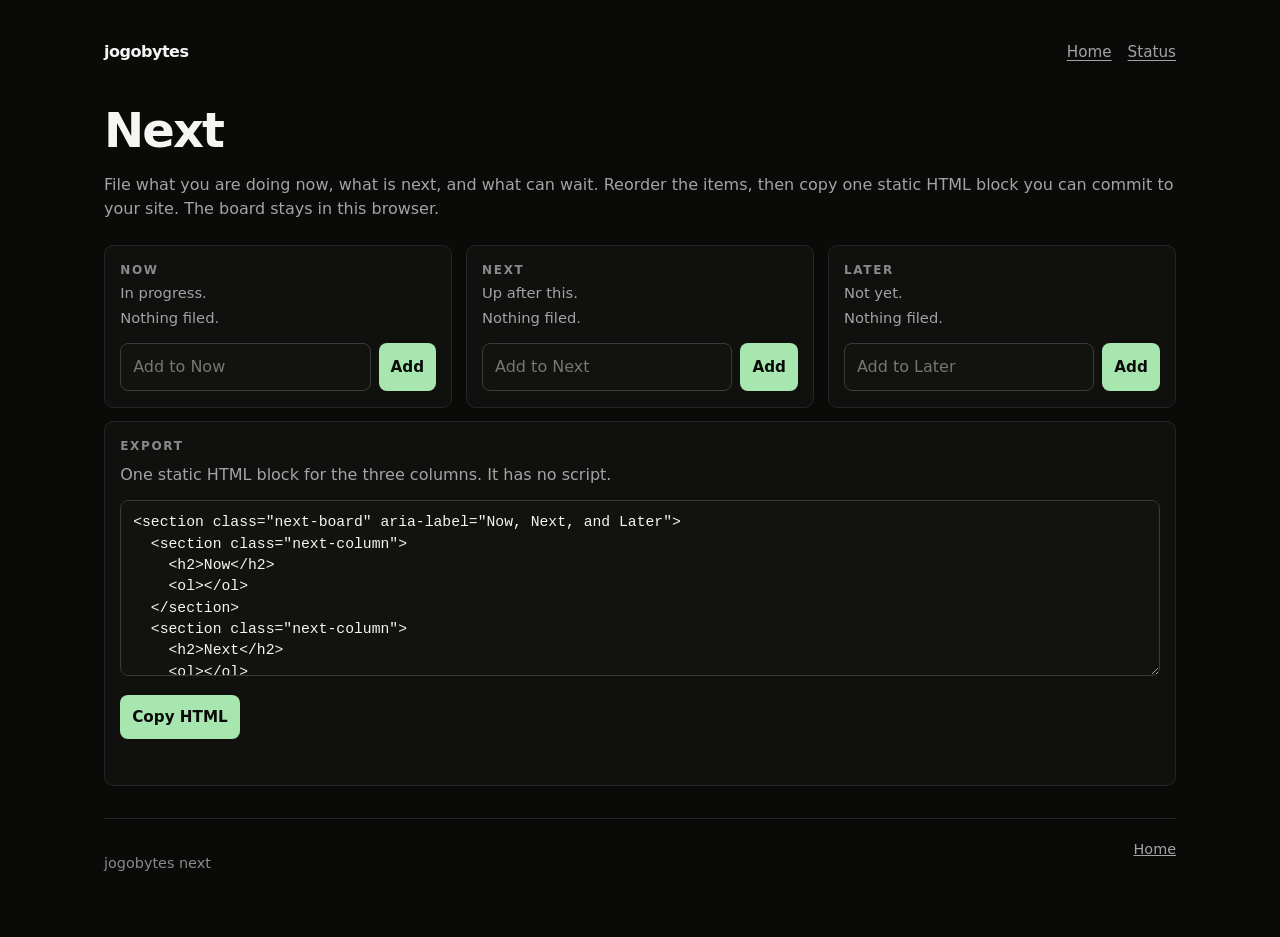
<file: next/index.html>
<!DOCTYPE html>
<html lang="en">
<head>
<meta charset="UTF-8">
<!-- pages deploy -->
<meta name="viewport" content="width=device-width, initial-scale=1.0">
<title>Next — Now, Next, Later</title>
<meta name="description" content="File work under Now, Next, and Later, reorder it, and copy one static HTML block for your site. Stored in this browser.">
<meta name="theme-color" content="#0a0b09">
<link rel="canonical" href="https://jogobytes.com/next">
<link rel="stylesheet" href="/next/next.css">
</head>
<body>
<a class="skip" href="#board">Skip to board</a>
<main class="wrap">
  <header class="top">
    <a class="brand" href="/">jogobytes</a>
    <nav aria-label="Site">
      <a href="/">Home</a>
      <a href="/status">Status</a>
    </nav>
  </header>
  <h1>Next</h1>
  <p class="lede">File what you are doing now, what is next, and what can wait. Reorder the items, then copy one static HTML block you can commit to your site. The board stays in this browser.</p>
  <noscript><p class="lede">Turn on JavaScript to file and reorder items. The board stays in this browser.</p></noscript>
  <div id="board" class="columns">
    <section class="column" data-column="now" aria-labelledby="now-title">
      <h2 id="now-title">Now</h2>
      <p class="col-help">In progress.</p>
      <div class="items" data-items></div>
      <form>
        <label>
          <span class="visually-hidden">Add to Now</span>
          <input name="text" type="text" maxlength="280" placeholder="Add to Now" autocomplete="off" enterkeyhint="done" required>
        </label>
        <button type="submit" class="primary">Add</button>
      </form>
    </section>
    <section class="column" data-column="next" aria-labelledby="next-title">
      <h2 id="next-title">Next</h2>
      <p class="col-help">Up after this.</p>
      <div class="items" data-items></div>
      <form>
        <label>
          <span class="visually-hidden">Add to Next</span>
          <input name="text" type="text" maxlength="280" placeholder="Add to Next" autocomplete="off" enterkeyhint="done" required>
        </label>
        <button type="submit" class="primary">Add</button>
      </form>
    </section>
    <section class="column" data-column="later" aria-labelledby="later-title">
      <h2 id="later-title">Later</h2>
      <p class="col-help">Not yet.</p>
      <div class="items" data-items></div>
      <form>
        <label>
          <span class="visually-hidden">Add to Later</span>
          <input name="text" type="text" maxlength="280" placeholder="Add to Later" autocomplete="off" enterkeyhint="done" required>
        </label>
        <button type="submit" class="primary">Add</button>
      </form>
    </section>
  </div>
  <section class="export" aria-labelledby="export-title">
    <h2 id="export-title">Export</h2>
    <p class="help">One static HTML block for the three columns. It has no script.</p>
    <textarea id="export-html" readonly spellcheck="false" aria-label="Static HTML block"></textarea>
    <div class="row-actions">
      <button type="button" class="primary" id="copy-html">Copy HTML</button>
    </div>
    <p id="copy-status" class="result" role="status"></p>
  </section>
  <footer class="site-footer">
    <p>jogobytes next</p>
    <a href="/">Home</a>
  </footer>
</main>
<script type="module" src="/next/app.mjs"></script>
</body>
</html>
</file>
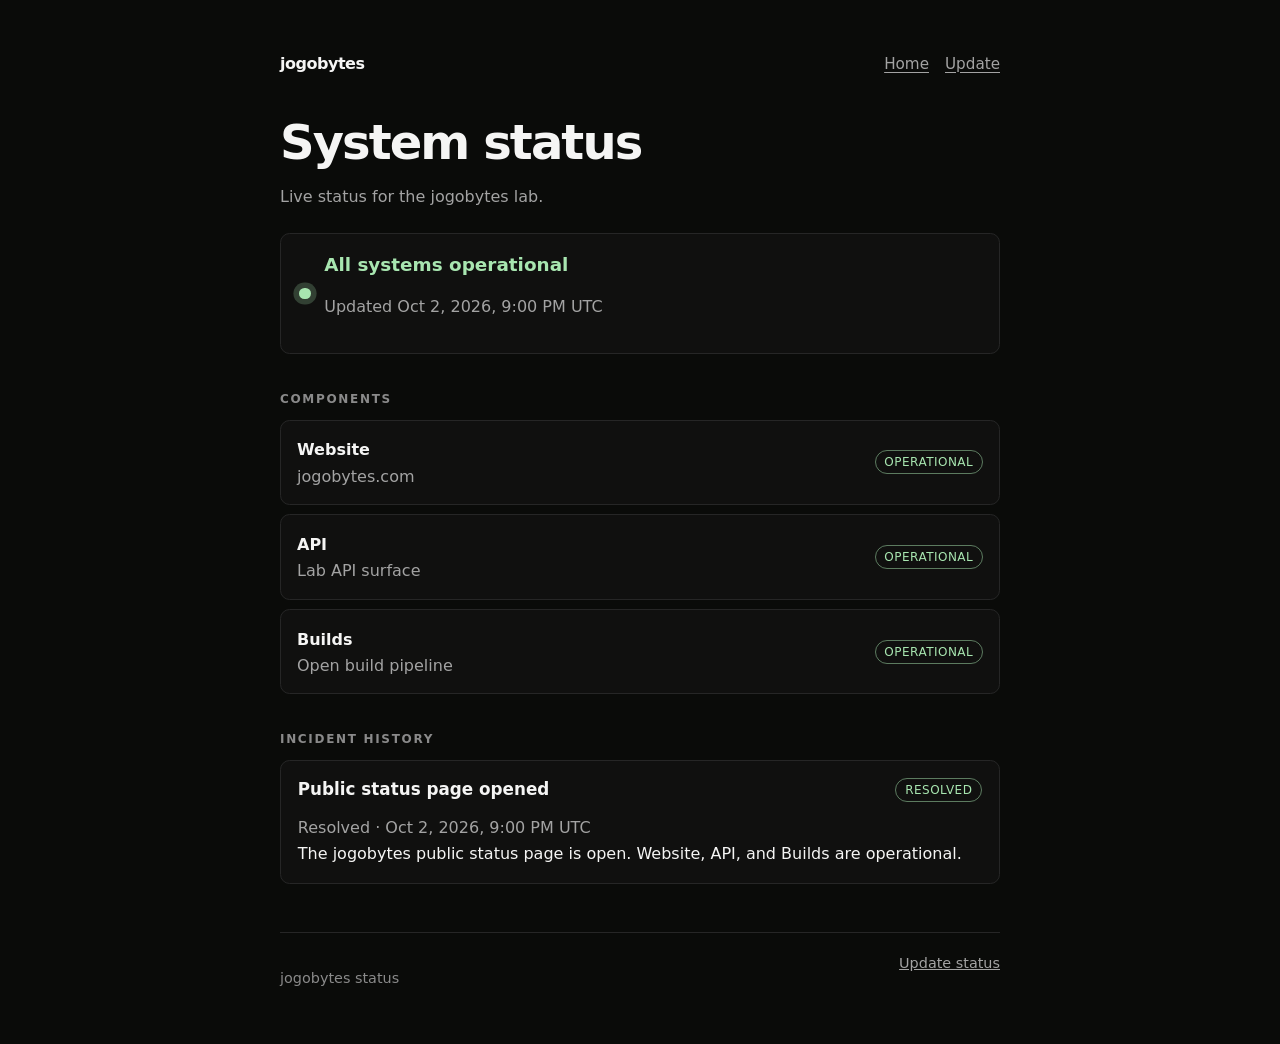
<file: status/index.html>
<!DOCTYPE html>
<html lang="en">
<head>
<meta charset="UTF-8">
<meta name="viewport" content="width=device-width, initial-scale=1.0">
<title>jogobytes status</title>
<meta name="description" content="Public status for jogobytes: Website, API, and Builds.">
<meta name="theme-color" content="#0a0b09">
<link rel="canonical" href="https://jogobytes.com/status">
<link rel="stylesheet" href="/status/status.css">
</head>
<body>
<a class="skip" href="#status-root">Skip to status</a>
<main class="wrap">
  <header class="top">
    <a class="brand" href="/">jogobytes</a>
    <nav aria-label="Status">
      <a href="/">Home</a>
      <a href="/status/admin">Update</a>
    </nav>
  </header>
  <h1>System status</h1>
  <p class="lede">Live status for the jogobytes lab.</p>
  <div id="status-root">
    <p class="lede">Loading status…</p>
  </div>
  <footer class="site-footer">
    <p>jogobytes status</p>
    <a href="/status/admin">Update status</a>
  </footer>
</main>
<script type="module" src="/status/public.mjs"></script>
</body>
</html>
</file>
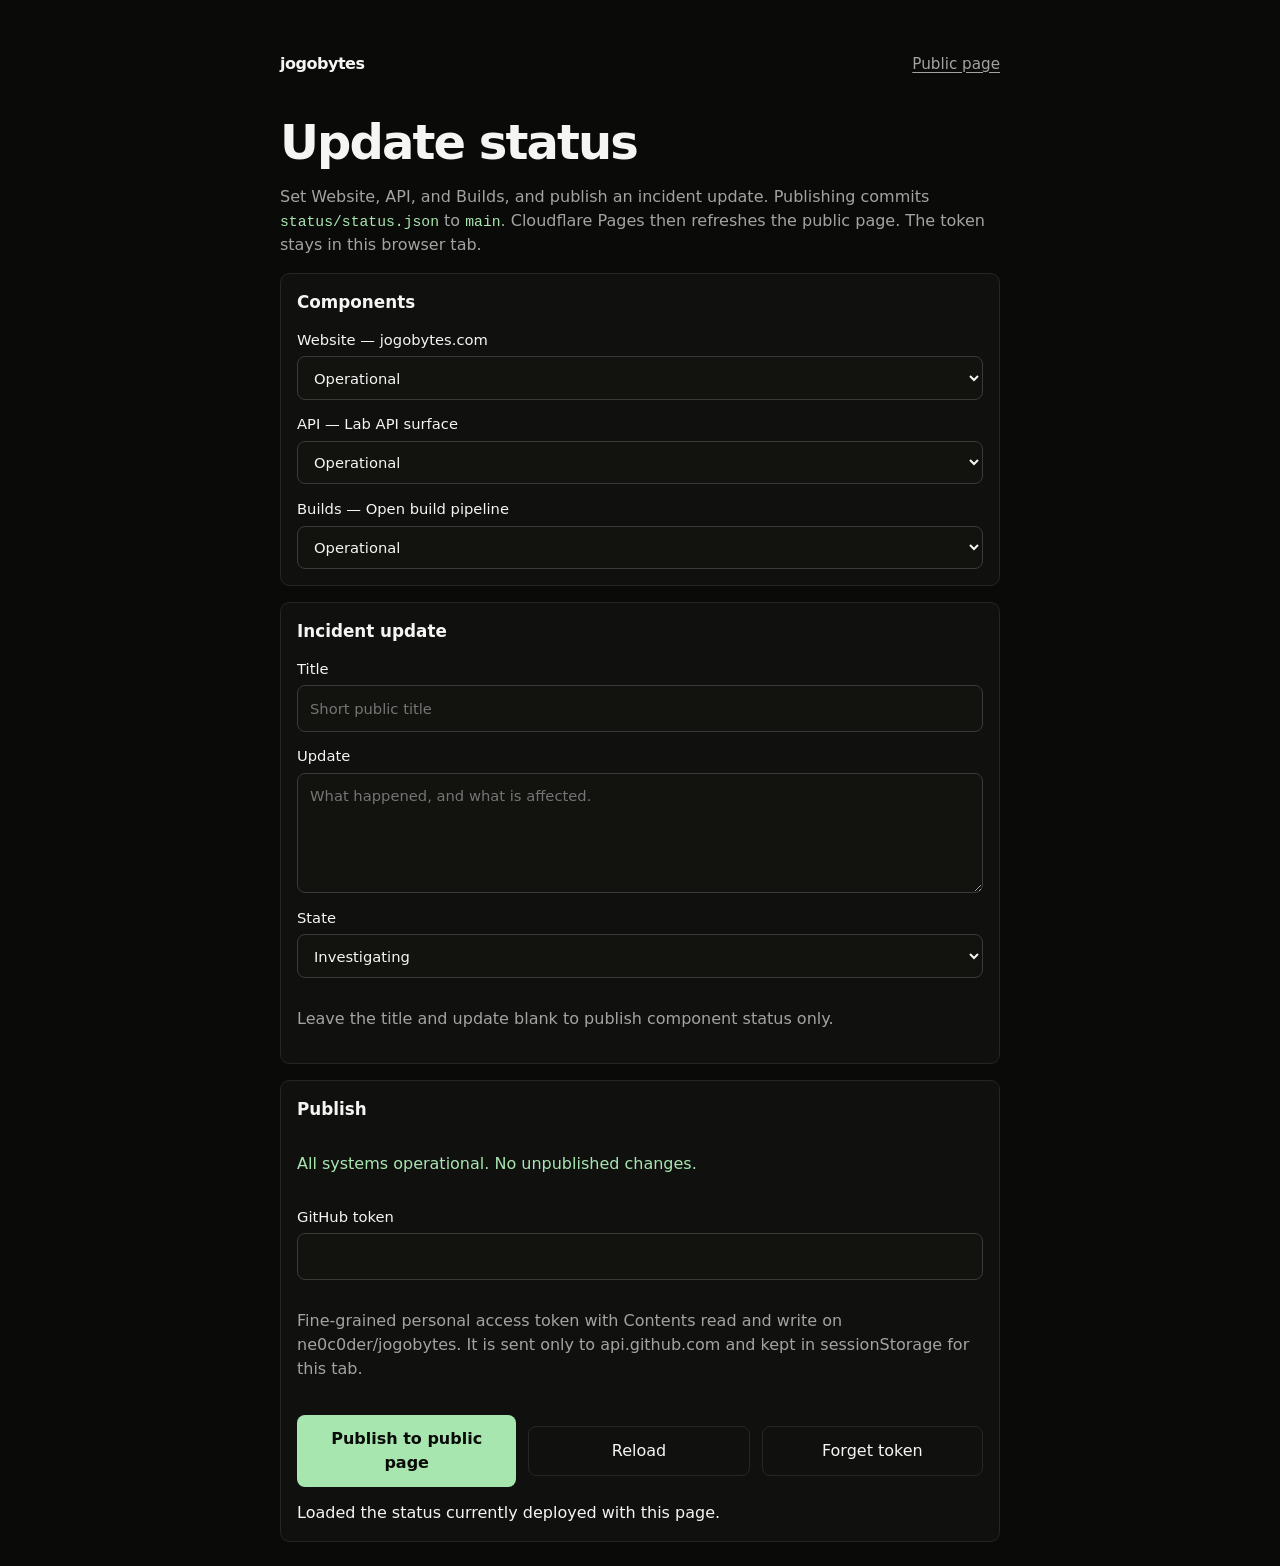
<file: status/admin/index.html>
<!DOCTYPE html>
<html lang="en">
<head>
<meta charset="UTF-8">
<meta name="viewport" content="width=device-width, initial-scale=1.0">
<meta name="robots" content="noindex">
<title>Update jogobytes status</title>
<meta name="theme-color" content="#0a0b09">
<link rel="stylesheet" href="/status/status.css">
</head>
<body>
<a class="skip" href="#publish-form">Skip to update form</a>
<main class="wrap">
  <header class="top">
    <a class="brand" href="/">jogobytes</a>
    <nav aria-label="Admin">
      <a href="/status">Public page</a>
    </nav>
  </header>
  <h1>Update status</h1>
  <p class="lede">Set Website, API, and Builds, and publish an incident update. Publishing commits <code>status/status.json</code> to <code>main</code>. Cloudflare Pages then refreshes the public page. The token stays in this browser tab.</p>

  <form id="publish-form" method="post" action="/status/admin" autocomplete="off">
    <section class="card">
      <h2>Components</h2>
      <div id="components" class="stack"></div>
    </section>

    <section class="card">
      <h2>Incident update</h2>
      <div class="stack">
        <label>Title
          <input name="title" maxlength="120" autocomplete="off" placeholder="Short public title">
        </label>
        <label>Update
          <textarea name="message" maxlength="2000" placeholder="What happened, and what is affected."></textarea>
        </label>
        <label>State
          <select name="state"></select>
        </label>
        <p class="help">Leave the title and update blank to publish component status only.</p>
      </div>
    </section>

    <section class="card">
      <h2>Publish</h2>
      <div class="stack">
        <p id="preview-summary" class="lede">Loading preview…</p>
        <label for="token">GitHub token
          <input id="token" type="password" autocomplete="new-password" spellcheck="false" aria-describedby="token-help">
        </label>
        <p id="token-help" class="help">Fine-grained personal access token with Contents read and write on ne0c0der/jogobytes. It is sent only to api.github.com and kept in sessionStorage for this tab.</p>
        <div class="row-actions">
          <button class="primary" type="submit">Publish to public page</button>
          <button class="ghost" id="reload" type="button">Reload</button>
          <button class="ghost" id="forget" type="button">Forget token</button>
        </div>
        <p id="result" class="result" role="status"></p>
      </div>
    </section>
  </form>
</main>
<script type="module" src="/status/admin.mjs"></script>
</body>
</html>
</file>
<file: next/next.css>
:root {
  color-scheme: dark;
  --bg: #0a0b09;
  --text: #f5f5f4;
  --muted: #a3a3a3;
  --faint: #8a8a8a;
  --line: #262626;
  --card: rgba(23, 23, 23, 0.45);
  --accent: #a8e6b0;
}

* { box-sizing: border-box; }

body {
  margin: 0;
  background: var(--bg);
  color: var(--text);
  font-family: ui-sans-serif, system-ui, -apple-system, "Segoe UI", sans-serif;
  line-height: 1.5;
  min-height: 100vh;
}

a { color: inherit; }

.skip {
  position: absolute;
  left: 0.75rem;
  top: 0.75rem;
  transform: translateY(-150%);
  background: var(--accent);
  color: var(--bg);
  padding: 0.4rem 0.7rem;
  border-radius: 0.4rem;
  z-index: 2;
}

.skip:focus { transform: none; }

.wrap {
  width: min(70rem, 100%);
  margin: 0 auto;
  padding: 1.25rem 1rem 2rem;
}

.top {
  display: flex;
  align-items: center;
  justify-content: space-between;
  gap: 1rem;
  padding-top: 0.5rem;
}

.brand {
  font-weight: 700;
  letter-spacing: -0.03em;
  text-decoration: none;
}

.top nav {
  display: flex;
  gap: 1rem;
  color: var(--muted);
  font-size: 0.95rem;
}

.top a { text-underline-offset: 0.2rem; }
.top a:hover { color: var(--text); }

h1 {
  margin: 1.75rem 0 0.75rem;
  font-size: 2rem;
  line-height: 1.1;
  letter-spacing: -0.04em;
}

.lede, .help, .col-help, .empty { color: var(--muted); }

.col-help, .empty { margin: 0.2rem 0 0; font-size: 0.92rem; }

.columns {
  display: grid;
  gap: 0.85rem;
  margin-top: 1.5rem;
}

.column, .export {
  border: 1px solid var(--line);
  background: var(--card);
  border-radius: 0.6rem;
  padding: 0.95rem;
}

.column h2, .export h2 {
  margin: 0;
  font-size: 0.75rem;
  letter-spacing: 0.14em;
  text-transform: uppercase;
  color: var(--faint);
}

.item-list {
  list-style: none;
  margin: 0.85rem 0 0;
  padding: 0;
  display: flex;
  flex-direction: column;
  gap: 0.55rem;
}

.item {
  border: 1px solid var(--line);
  border-radius: 0.5rem;
  padding: 0.75rem;
  background: #12130f;
}

.item p {
  margin: 0 0 0.6rem;
  overflow-wrap: anywhere;
}

.item-actions {
  display: flex;
  flex-wrap: wrap;
  gap: 0.4rem;
}

.column form {
  display: flex;
  gap: 0.5rem;
  align-items: stretch;
  margin-top: 0.85rem;
}

label { flex: 1 1 auto; min-width: 0; }

input, textarea {
  width: 100%;
  background: #12130f;
  color: var(--text);
  border: 1px solid #3a3a3a;
  border-radius: 0.5rem;
  padding: 0.7rem 0.75rem;
  font: inherit;
  font-size: 1rem;
}

textarea {
  min-height: 11rem;
  resize: vertical;
  margin-top: 0.85rem;
  font-family: ui-monospace, SFMono-Regular, Menlo, Consolas, monospace;
  font-size: 0.92rem;
  line-height: 1.45;
}

button {
  font: inherit;
  font-size: 0.95rem;
  border-radius: 0.5rem;
  min-height: 2.75rem;
  padding: 0.45rem 0.75rem;
  cursor: pointer;
}

button.primary {
  background: var(--accent);
  color: var(--bg);
  border: 0;
  font-weight: 700;
}

button.ghost {
  background: transparent;
  color: var(--text);
  border: 1px solid var(--line);
}

button:disabled { opacity: 0.4; cursor: not-allowed; }

.export { margin-top: 0.85rem; }

.export .help { margin: 0.45rem 0 0; }

.row-actions { margin-top: 0.75rem; }

.result { min-height: 1.25rem; margin: 0.65rem 0 0; }

.ok { color: var(--accent); }

.site-footer {
  display: flex;
  justify-content: space-between;
  gap: 1rem;
  flex-wrap: wrap;
  margin: 2rem 0 0.5rem;
  padding-top: 1.25rem;
  border-top: 1px solid var(--line);
  color: var(--faint);
  font-size: 0.9rem;
}

.site-footer a { color: var(--muted); }

.visually-hidden {
  position: absolute;
  width: 1px;
  height: 1px;
  padding: 0;
  margin: -1px;
  overflow: hidden;
  clip: rect(0, 0, 0, 0);
  white-space: nowrap;
  border: 0;
}

:focus-visible {
  outline: 2px solid var(--accent);
  outline-offset: 2px;
}

@media (max-width: 380px) {
  .column form { flex-direction: column; }
}

@media (min-width: 800px) {
  .wrap { padding: 2rem 1.5rem 2.5rem; }
  h1 { font-size: 3rem; margin-top: 2.5rem; }
}

@media (min-width: 900px) {
  .columns {
    grid-template-columns: repeat(3, minmax(0, 1fr));
    align-items: start;
  }
}
</file>
<file: status/status.css>
:root {
  color-scheme: dark;
  --bg: #0a0b09;
  --text: #f5f5f4;
  --muted: #a3a3a3;
  --faint: #8a8a8a;
  --line: #262626;
  --card: rgba(23, 23, 23, 0.45);
  --accent: #a8e6b0;
  --operational: #a8e6b0;
  --degraded: #f0d78c;
  --major_outage: #f0a8a4;
  --maintenance: #9ec9ef;
}

* { box-sizing: border-box; }

body {
  margin: 0;
  background: var(--bg);
  color: var(--text);
  font-family: ui-sans-serif, system-ui, -apple-system, "Segoe UI", sans-serif;
  line-height: 1.5;
  min-height: 100vh;
}

a { color: inherit; }

code {
  font-family: ui-monospace, SFMono-Regular, Menlo, Consolas, monospace;
  font-size: 0.92em;
  color: var(--accent);
}

.skip {
  position: absolute;
  left: 0.75rem;
  top: 0.75rem;
  transform: translateY(-150%);
  background: var(--accent);
  color: var(--bg);
  padding: 0.4rem 0.7rem;
  border-radius: 0.4rem;
  z-index: 2;
}

.skip:focus { transform: none; }

.wrap {
  width: min(48rem, 100%);
  margin: 0 auto;
  padding: 1.5rem;
}

.top {
  display: flex;
  align-items: center;
  justify-content: space-between;
  gap: 1rem;
  padding-top: 1.25rem;
}

.brand {
  font-weight: 700;
  letter-spacing: -0.03em;
  text-decoration: none;
}

.top nav {
  display: flex;
  gap: 1rem;
  color: var(--muted);
  font-size: 0.95rem;
}

.top a { text-underline-offset: 0.2rem; }
.top a:hover { color: var(--text); }

h1 {
  margin: 2.5rem 0 0.75rem;
  font-size: 2.4rem;
  line-height: 1.1;
  letter-spacing: -0.04em;
}

.lede, .help, .meta { color: var(--muted); }

.kicker {
  margin: 2.25rem 0 0.75rem;
  font-size: 0.75rem;
  letter-spacing: 0.14em;
  text-transform: uppercase;
  color: var(--faint);
}

.banner, .card, .incident, .component-row, .field {
  border: 1px solid var(--line);
  background: var(--card);
  border-radius: 0.6rem;
}

.banner {
  display: flex;
  align-items: center;
  gap: 0.85rem;
  padding: 1.1rem 1.15rem;
  margin-top: 1.5rem;
}

.banner strong { font-size: 1.15rem; }

.dot {
  width: 0.7rem;
  height: 0.7rem;
  border-radius: 999px;
  background: currentColor;
  box-shadow: 0 0 0 0.35rem color-mix(in srgb, currentColor 22%, transparent);
  flex: none;
}

.tone-operational { color: var(--operational); }
.tone-degraded { color: var(--degraded); }
.tone-major_outage { color: var(--major_outage); }
.tone-maintenance { color: var(--maintenance); }

.component-list { display: flex; flex-direction: column; gap: 0.6rem; }

.component-row {
  display: flex;
  justify-content: space-between;
  align-items: center;
  gap: 1rem;
  padding: 0.95rem 1rem;
}

.component-row p, .incident p { margin: 0.15rem 0 0; }

.name { font-weight: 600; }

.pill {
  border: 1px solid color-mix(in srgb, currentColor 50%, transparent);
  border-radius: 999px;
  padding: 0.12rem 0.55rem;
  font-size: 0.75rem;
  letter-spacing: 0.04em;
  text-transform: uppercase;
  white-space: nowrap;
}

.timeline { display: flex; flex-direction: column; gap: 0.75rem; }

.incident { padding: 1rem 1.05rem 1.05rem; }

.incident-top, .row-actions {
  display: flex;
  justify-content: space-between;
  align-items: center;
  gap: 0.75rem;
}

.incident h3, .card h2, form h2 { margin: 0; font-size: 1.05rem; }

.updates { list-style: none; margin: 0.85rem 0 0; padding: 0; }
.updates li + li { margin-top: 0.85rem; padding-top: 0.85rem; border-top: 1px solid var(--line); }

.site-footer {
  display: flex;
  justify-content: space-between;
  gap: 1rem;
  flex-wrap: wrap;
  margin: 3rem 0 1rem;
  padding-top: 1.25rem;
  border-top: 1px solid var(--line);
  color: var(--faint);
  font-size: 0.9rem;
}

.site-footer a { color: var(--muted); }

form { display: flex; flex-direction: column; gap: 1rem; }

.card { padding: 1rem; }

.card h2 { margin-bottom: 0.85rem; }

.stack { display: flex; flex-direction: column; gap: 0.85rem; }

label { display: flex; flex-direction: column; gap: 0.35rem; font-size: 0.92rem; }

input, select, textarea {
  width: 100%;
  background: #12130f;
  color: var(--text);
  border: 1px solid #3a3a3a;
  border-radius: 0.5rem;
  padding: 0.7rem 0.75rem;
  font: inherit;
}

textarea { min-height: 7.5rem; resize: vertical; }

button, .button {
  font: inherit;
  border-radius: 0.5rem;
  padding: 0.75rem 0.95rem;
  cursor: pointer;
  text-decoration: none;
  display: inline-flex;
  align-items: center;
  justify-content: center;
}

button.primary {
  background: var(--accent);
  color: var(--bg);
  border: 0;
  font-weight: 700;
}

button.ghost, a.button {
  background: transparent;
  color: var(--text);
  border: 1px solid var(--line);
}

button:disabled { opacity: 0.55; cursor: not-allowed; }

.row-actions { margin-top: 0.25rem; }
.row-actions button, .row-actions a { flex: 1; }

.result {
  min-height: 1.25rem;
  margin: 0;
}

.error { color: var(--major_outage); }
.ok { color: var(--operational); }

:focus-visible {
  outline: 2px solid var(--accent);
  outline-offset: 2px;
}

@media (max-width: 640px) {
  h1 { font-size: 2rem; margin-top: 1.75rem; }
  .component-row, .incident-top, .banner { align-items: flex-start; }
  .component-row { flex-direction: column; }
  .row-actions { flex-direction: column; }
}

@media (min-width: 800px) {
  .wrap { padding-top: 2rem; }
  h1 { font-size: 3rem; }
}
</file>
